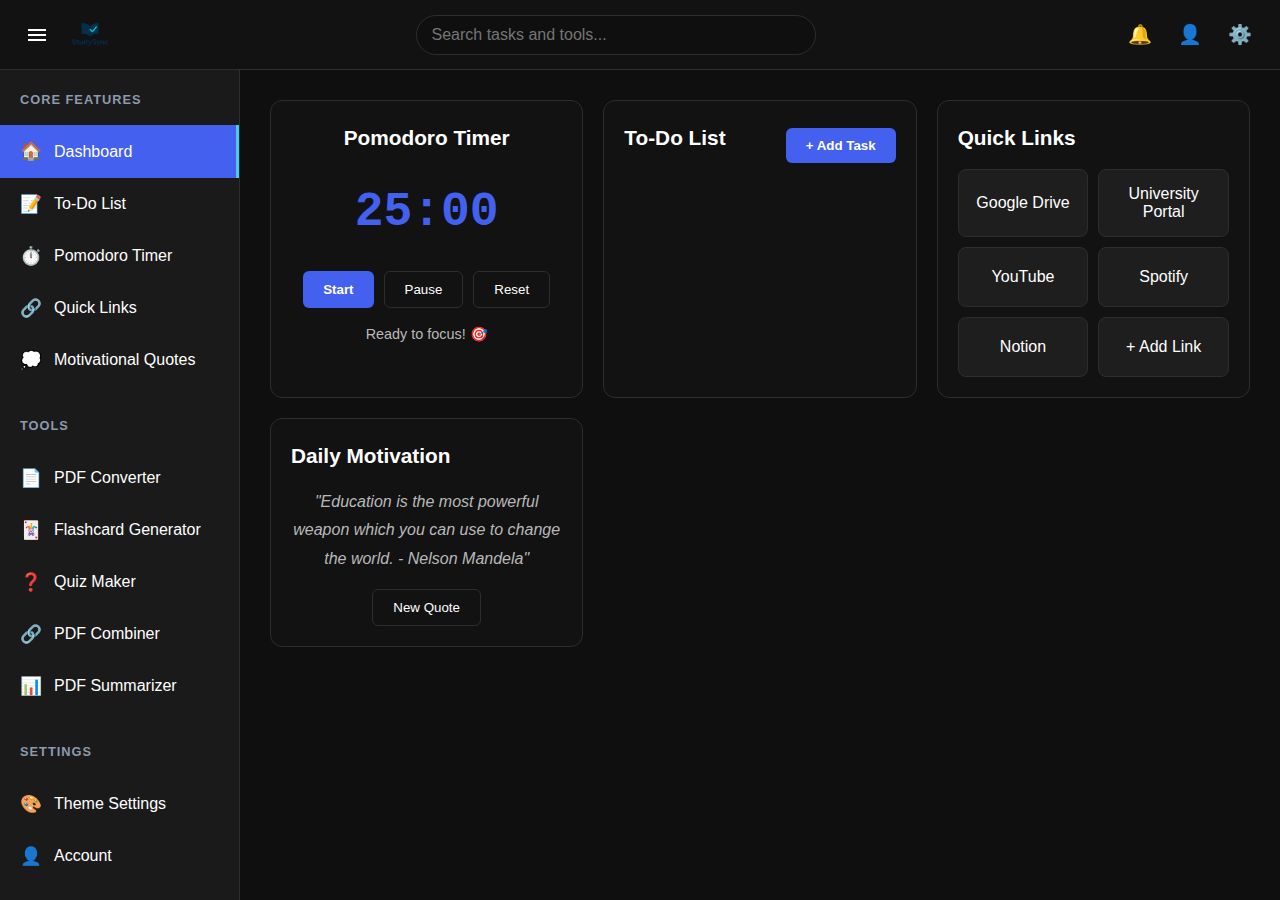
<file: java.html>
<!DOCTYPE html>
<html lang="en">
<head>
  <meta charset="UTF-8">
  <meta name="viewport" content="width=device-width, initial-scale=1.0">
  <title>StudySync — Personal Study Dashboard</title>
  <link rel="stylesheet" href="cssngjava.css">
  <script src="scriptngjava.js" defer></script>
</head>
<body>
  <!-- Top Navigation Bar -->
  <nav class="top-navbar">
    <div class="nav-left">
      <div class="sidebar-toggle" id="sidebarToggle">
        <span></span>
        <span></span>
        <span></span>
      </div>
      <div class="logo">
        <img src="logo.png" alt="StudySync logo">
      </div>  
    </div>
    
    <div class="nav-center">
      <div class="search-bar">
        <input type="text" placeholder="Search tasks and tools...">
      </div>
      <button class="search_icon_mobile" id="searchmobiletoggle">🔍</button>
    </div>
    
    <div class="nav-right">
      <button class="nav-icon" id="notificationsBtn">🔔</button>
      <button class="nav-icon" id="profileBtn">👤</button>
      <button class="nav-icon" id="settingsBtn">⚙️</button>
    </div>
  </nav>

  <!-- Collapsible Sidebar -->
  <aside class="sidebar" id="sidebar">
    <nav class="sidebar-nav">
      <!-- Core Features Section -->
      <div class="nav-section">
        <h3>CORE FEATURES</h3>
        <ul>
          <li class="nav-item active" data-section="dashboard">
            <span>🏠</span>
            <span>Dashboard</span>
          </li>
          <li class="nav-item" data-section="todo">
            <span>📝</span>
            <span>To-Do List</span>
          </li>
          <li class="nav-item" data-section="timer">
            <span>⏱️</span>
            <span>Pomodoro Timer</span>
          </li>
          <li class="nav-item" data-section="links">
            <span>🔗</span>
            <span>Quick Links</span>
          </li>
          <li class="nav-item" data-section="quotes">
            <span>💭</span>
            <span>Motivational Quotes</span>
          </li>
        </ul>
      </div>

      <!-- Tools Section -->
      <div class="nav-section">
        <h3>TOOLS</h3>
        <ul>
          <li class="nav-item" data-section="pdf-converter">
            <span>📄</span>
            <span>PDF Converter</span>
          </li>
          <li class="nav-item" data-section="flashcards">
            <span>🃏</span>
            <span>Flashcard Generator</span>
          </li>
          <li class="nav-item" data-section="quiz-maker">
            <span>❓</span>
            <span>Quiz Maker</span>
          </li>
          <li class="nav-item" data-section="pdf-combiner">
            <span>🔗</span>
            <span>PDF Combiner</span>
          </li>
          <li class="nav-item" data-section="pdf-summarizer">
            <span>📊</span>
            <span>PDF Summarizer</span>
          </li>
        </ul>
      </div>

      <!-- Settings Section -->
      <div class="nav-section">
        <h3>SETTINGS</h3>
        <ul>
          <li class="nav-item" data-section="theme">
            <span>🎨</span>
            <span>Theme Settings</span>
          </li>
          <li class="nav-item" data-section="account">
            <span>👤</span>
            <span>Account</span>
          </li>
        </ul>
      </div>
    </nav>
  </aside>

  <!-- Main Content Area -->
  <main class="main-content" id="mainContent">
    
    <!-- Dashboard Section (Default View) -->
    <section class="content-section active" id="dashboard">
      <div class="dashboard-grid">
        <!-- Timer Card -->
        <div class="card timer-card">
          <h2>Pomodoro Timer</h2>
          <div class="timer-display">
            <span id="timerMinutes">25</span>:<span id="timerSeconds">00</span>
          </div>
          <div class="timer-controls">
            <button class="btn-primary" id="startTimer">Start</button>
            <button class="btn-secondary" id="pauseTimer">Pause</button>
            <button class="btn-secondary" id="resetTimer">Reset</button>
          </div>
          <div class="timer-status">Ready to focus! 🎯</div>
        </div>

        <!-- To-Do List Card -->
        <div class="card todo-card">
          <div class="card-header">
            <h2>To-Do List</h2>
            <button class="btn-primary" id="addTaskBtn">+ Add Task</button>
          </div>
          <div class="todo-list" id="todoList">
            <!-- Tasks will be added here dynamically -->
          </div>
        </div>

        <!-- Quick Links Card -->
        <div class="card links-card">
          <h2>Quick Links</h2>
          <div class="links-grid">
            <button class="link-item">Google Drive</button>
            <button class="link-item">University Portal</button>
            <button class="link-item">YouTube</button>
            <button class="link-item">Spotify</button>
            <button class="link-item">Notion</button>
            <button class="link-item">+ Add Link</button>
          </div>
        </div>

        <!-- Motivational Quotes Card -->
        <div class="card quotes-card">
          <h2>Daily Motivation</h2>
          <div class="quote-content">
            <p id="currentQuote">"The secret of getting ahead is getting started." - Mark Twain</p>
            <button class="btn-secondary" id="newQuote">New Quote</button>
          </div>
        </div>
      </div>
    </section>

    <!-- To-Do List Section -->
    <section class="content-section" id="todo">
      <div class="section-header">
        <h1>To-Do List</h1>
        <p>Manage your tasks and assignments</p>
      </div>
      <!-- To-Do content will be loaded here -->
    </section>

    <!-- Timer Section -->
    <section class="content-section" id="timer">
      <div class="section-header">
        <h1>Pomodoro Timer</h1>
        <p>Focus on your studies with timed sessions</p>
      </div>
      <!-- Timer content will be loaded here -->
    </section>
  </main>

  <!-- Add Task Modal -->
  <div class="modal" id="addTaskModal">
    <div class="modal-content">
      <h3>Add New Task</h3>
      <form id="taskForm">
        <input type="text" id="taskTitle" placeholder="Task title" required>
        <textarea id="taskDescription" placeholder="Description (optional)"></textarea>
        <input type="datetime-local" id="taskDueDate">
        <div class="modal-actions">
          <button type="button" class="btn-secondary" id="cancelTask">Cancel</button>
          <button type="submit" class="btn-primary">Add Task</button>
        </div>
      </form>
    </div>
  </div>

</body>
</html>
</file>
<file: cssngjava.css>
:root {
  --primary-color: #4361ee;
  --secondary-color: #4cc9f0;
  --accent-color: #f72585;
  --bg-color: #0f0f10;
  --card-bg: #121212;
  --sidebar-bg: #1a1a1a;
  --text-primary: #ffffff;
  --text-secondary: #b9b9b9;
  --text-muted: #8d99ae;
  --border-color: #2d2d2d;
  --success-color: #4ade80;
  --warning-color: #f59e0b;
  --error-color: #ef4444;
  
  --sidebar-width: 240px;
  --sidebar-collapsed: 60px;
  --navbar-height: 70px;
  --border-radius: 12px;
  --transition: all 0.3s ease;
}

/* Reset & Base Styles */
* {
  margin: 0;
  padding: 0;
  box-sizing: border-box;
}

body {
  font-family: 'Inter', -apple-system, BlinkMacSystemFont, sans-serif;
  background: var(--bg-color);
  color: var(--text-primary);
  line-height: 1.6;
  overflow-x: hidden;
}

/* Navigation */
.top-navbar {
  position: fixed;
  top: 0;
  left: 0;
  right: 0;
  height: var(--navbar-height);
  background: var(--card-bg);
  display: flex;
  align-items: center;
  justify-content: space-between;
  padding: 0 20px;
  border-bottom: 1px solid var(--border-color);
  z-index: 1000;
}

.nav-left {
  display: flex;
  align-items: center;
  gap: 15px;
}

.sidebar-toggle {
  display: flex;
  flex-direction: column;
  gap: 3px;
  cursor: pointer;
  padding: 8px;
  border-radius: 6px;
  background: transparent;
  transition: var(--transition);
  z-index: 1001;
}

.sidebar-toggle:hover {
  background: var(--border-color);
}

.sidebar-toggle span {
  width: 18px;
  height: 2px;
  background: var(--text-primary);
  transition: var(--transition);
}

.logo {
  display: flex;
  align-items: center;
  height: 42px;
}

.logo img {
  height: 42px;
  width: auto;
  max-width: 150px;
  object-fit: contain;
}

.nav-center {
  flex: 1;
  max-width: 400px;
  margin: 0 20px;
  position: relative;
}

.nav-right {
  display: flex;
  gap: 10px;
}

.nav-icon {
  background: none;
  border: none;
  color: var(--text-primary);
  font-size: 1.2rem;
  padding: 8px;
  border-radius: 6px;
  cursor: pointer;
  transition: var(--transition);
}

.nav-icon:hover {
  background: var(--border-color);
}

/* Search Styles */
.search-bar {
  display: block;
}

.search-bar input {
  width: 100%;
  padding: 10px 15px;
  border-radius: 20px;
  border: 1px solid var(--border-color);
  background: var(--bg-color);
  color: var(--text-primary);
  font-size: 16px; /* Prevents zoom on iOS */
}

.search-bar input:focus {
  outline: none;
  border-color: var(--primary-color);
}

.search_icon_mobile {
  display: none;
  background: none;
  border: none;
  color: var(--text-primary);
  font-size: 1.2rem;
  padding: 8px;
  cursor: pointer;
  border-radius: 6px;
  transition: var(--transition);
}

.search_icon_mobile:hover {
  background: var(--border-color);
}

/* Search Results */
.search-results {
  scrollbar-width: thin;
  scrollbar-color: var(--border-color) var(--card-bg);
}

.search-results::-webkit-scrollbar {
  width: 6px;
}

.search-results::-webkit-scrollbar-track {
  background: var(--card-bg);
}

.search-results::-webkit-scrollbar-thumb {
  background: var(--border-color);
  border-radius: 3px;
}

.search-results::-webkit-scrollbar-thumb:hover {
  background: var(--text-muted);
}

.search-result-item:hover {
  background: rgba(255, 255, 255, 0.05);
}

.search-result-item:last-child {
  border-bottom: none;
}

/* Sidebar */
.sidebar {
  position: fixed;
  top: var(--navbar-height);
  left: 0;
  width: var(--sidebar-width);
  height: calc(100vh - var(--navbar-height));
  background: var(--sidebar-bg);
  border-right: 1px solid var(--border-color);
  transition: all 0.3s cubic-bezier(0.4, 0, 0.2, 1);
  overflow-y: auto;
  z-index: 999;
}

.sidebar.collapsed {
  width: var(--sidebar-collapsed);
}

.sidebar.collapsed .nav-section h3,
.sidebar.collapsed .nav-item span:last-child {
  display: none;
}

.sidebar.collapsed .nav-section {
  text-align: center;
}

.sidebar-nav {
  padding: 20px 0;
  align-item: center;
}

.nav-section {
  margin-bottom: 30px;
}

.nav-section h3 {
  font-size: 0.8rem;
  text-transform: uppercase;
  color: var(--text-muted);
  margin: 0 20px 15px;
  letter-spacing: 1px;
}

.nav-item {
  display: flex;
  align-items: center;
  gap: 12px;
  padding: 12px 20px;
  cursor: pointer;
  transition: var(--transition);
  color: var(--text-primary);
  text-decoration: none;
  border: none;
  background: none;
  width: 100%;
  text-align: left;
}

.nav-item:hover {
  background: rgba(255, 255, 255, 0.05);
  color: var(--text-primary);
}

.nav-item.active {
  background: var(--primary-color);
  color: white;
  border-right: 3px solid var(--secondary-color);
}
.nav-item.active:hover{
  background: #3651d4;
  color: white;
}
.nav-item span:first-child {
  font-size: 1.1rem;
  min-width: 20px;
}

/* Main Content */
.main-content {
  margin-left: var(--sidebar-width);
  margin-top: var(--navbar-height);
  padding: 30px;
  transition: margin-left 0.3s cubic-bezier(0.4, 0, 0.2, 1);
  min-height: calc(100vh - var(--navbar-height));
}

.sidebar.collapsed ~ .main-content {
  margin-left: var(--sidebar-collapsed);
}

.content-section {
  display: none;
}

.content-section.active {
  display: block;
}

.section-header {
  margin-bottom: 30px;
}

.section-header h1 {
  font-size: 2.5rem;
  margin-bottom: 10px;
  background: linear-gradient(135deg, var(--primary-color), var(--secondary-color));
  -webkit-background-clip: text;
  -webkit-text-fill-color: transparent;
}

.section-header p {
  color: var(--text-secondary);
  font-size: 1.1rem;
}

/* Dashboard & Cards */
.dashboard-grid {
  display: grid;
  grid-template-columns: repeat(auto-fit, minmax(300px, 1fr));
  gap: 20px;
  margin-bottom: 30px;
}

.card {
  background: var(--card-bg);
  border-radius: var(--border-radius);
  padding: 20px;
  border: 1px solid var(--border-color);
  transition: var(--transition);
}

.card:hover {
  border-color: var(--primary-color);
  transform: translateY(-2px);
}

.card-header {
  display: flex;
  justify-content: space-between;
  align-items: center;
  margin-bottom: 20px;
}

.card h2 {
  font-size: 1.3rem;
  margin-bottom: 15px;
  color: var(--text-primary);
}

/* Timer Card */
.timer-card {
  text-align: center;
}

.timer-display {
  font-size: 3rem;
  font-weight: bold;
  margin: 20px 0;
  color: var(--primary-color);
  font-family: 'Courier New', monospace;
}

.timer-controls {
  display: flex;
  gap: 10px;
  justify-content: center;
  margin-bottom: 15px;
}

.timer-status {
  color: var(--text-secondary);
  font-size: 0.9rem;
}

/* Buttons */
.btn-primary {
  background: var(--primary-color);
  color: white;
  border: none;
  padding: 10px 20px;
  border-radius: 6px;
  cursor: pointer;
  font-weight: 600;
  transition: var(--transition);
}

.btn-primary:hover {
  background: #3651d4;
  transform: translateY(-1px);
}

.btn-secondary {
  background: transparent;
  color: var(--text-primary);
  border: 1px solid var(--border-color);
  padding: 10px 20px;
  border-radius: 6px;
  cursor: pointer;
  transition: var(--transition);
}

.btn-secondary:hover {
  border-color: var(--text-secondary);
}

/* To-Do List */
.todo-list {
  display: flex;
  flex-direction: column;
  gap: 10px;
}

.todo-item {
  display: flex;
  align-items: center;
  gap: 10px;
  padding: 12px;
  background: rgba(255, 255, 255, 0.03);
  border-radius: 8px;
  transition: var(--transition);
}

.todo-item:hover {
  background: rgba(255, 255, 255, 0.05);
}

.todo-item.completed .task-text {
  text-decoration: line-through;
  color: var(--text-muted);
}

.task-checkbox {
  width: 18px;
  height: 18px;
  border-radius: 4px;
  border: 2px solid var(--text-secondary);
  cursor: pointer;
  display: flex;
  align-items: center;
  justify-content: center;
  transition: var(--transition);
}

.task-checkbox.checked {
  background: var(--success-color);
  border-color: var(--success-color);
}

.task-checkbox.checked::after {
  content: '✓';
  color: white;
  font-size: 12px;
}

.task-content {
  flex: 1;
}

.task-text {
  font-weight: 500;
}

.task-due {
  font-size: 0.8rem;
  color: var(--text-muted);
  margin-top: 2px;
}

/* Empty state for todo list */
.empty-state {
  color: var(--text-muted);
  text-align: center;
  padding: 20px;
  font-style: italic;
}

/* Quick Links */
.links-grid {
  display: grid;
  grid-template-columns: repeat(auto-fit, minmax(120px, 1fr));
  gap: 10px;
}

/* Quick Links - Make sure anchor tags look like buttons */
.link-item {
    background: rgba(255, 255, 255, 0.05);
    border: 1px solid var(--border-color);
    padding: 15px 10px;
    border-radius: 8px;
    cursor: pointer;
    transition: var(--transition);
    text-align: center;
    color: var(--text-primary);
    text-decoration: none; /* Remove underline from links */
    display: flex;
    align-items: center;
    justify-content: center;
    font-family: inherit; /* Use same font as buttons */
    font-size: inherit; /* Use same font size as buttons */
    min-height: 60px; /* Ensure consistent height */
}

.link-item:hover {
    border-color: var(--primary-color);
    transform: translateY(-1px);
    text-decoration: none; /* No underline on hover */
    color: var(--text-primary); /* Same color on hover */
}

/* Specific style for the actual button (Add Link) */
button.link-item {
    /* You can add specific button styles here if needed */
    background: rgba(255, 255, 255, 0.05);
    border: 1px solid var(--border-color);
    /* These ensure button styling is consistent */
    font-family: inherit;
    font-size: inherit;
}

button.link-item:hover {
    border-color: var(--primary-color);
}

/* Quotes */
.quote-content {
  text-align: center;
}

.quote-content p {
  font-style: italic;
  margin-bottom: 15px;
  line-height: 1.8;
  color: var(--text-secondary);
}

/* Modal */
.modal {
  display: none;
  position: fixed;
  top: 0;
  left: 0;
  width: 100%;
  height: 100%;
  background: rgba(0, 0, 0, 0.8);
  z-index: 2000;
  align-items: center;
  justify-content: center;
  backdrop-filter: blur(2px);
}

.modal.active {
  display: flex;
}

.modal-content {
  background: var(--card-bg);
  border-radius: var(--border-radius);
  padding: 30px;
  width: 90%;
  max-width: 500px;
  border: 1px solid var(--border-color);
  animation: fadeIn 0.3s ease;
}

.modal-header {
  display: flex;
  justify-content: space-between;
  align-items: center;
  margin-bottom: 20px;
}

.close-modal {
  background: none;
  border: none;
  font-size: 1.5rem;
  color: var(--text-muted);
  cursor: pointer;
  padding: 5px;
  border-radius: 4px;
  transition: var(--transition);
}

.close-modal:hover {
  color: var(--text-primary);
  background: rgba(255, 255, 255, 0.05);
}

@keyframes fadeIn {
  from {
    opacity: 0;
    transform: scale(0.95);
  }
  to {
    opacity: 1;
    transform: scale(1);
  }
}

.modal-content h3 {
  margin-bottom: 20px;
  color: var(--text-primary);
}

.modal-content input,
.modal-content textarea {
  width: 100%;
  padding: 12px;
  margin-bottom: 15px;
  border: 1px solid var(--border-color);
  border-radius: 6px;
  background: var(--bg-color);
  color: var(--text-primary);
  font-family: inherit;
}

.modal-content input:focus,
.modal-content textarea:focus {
  outline: none;
  border-color: var(--primary-color);
}

.modal-actions {
  display: flex;
  gap: 10px;
  justify-content: flex-end;
  margin-top: 20px;
}

/* Focus styles for accessibility */
button:focus,
input:focus,
textarea:focus {
  outline: 2px solid var(--primary-color);
  outline-offset: 2px;
}

/* Full view sections */
.todo-full-view,
.timer-full-view,
.links-full-view,
.quotes-full-view {
  background: var(--card-bg);
  border-radius: var(--border-radius);
  padding: 30px;
  border: 1px solid var(--border-color);
}

.todo-actions {
  display: flex;
  justify-content: space-between;
  align-items: center;
  margin-bottom: 20px;
}

.todo-filters {
  display: flex;
  gap: 10px;
}

.filter-btn {
  padding: 8px 16px;
  border-radius: 6px;
  border: 1px solid var(--border-color);
  background: transparent;
  color: var(--text-primary);
  cursor: pointer;
  transition: var(--transition);
}

.filter-btn.active {
  background: var(--primary-color);
  border-color: var(--primary-color);
}

.timer-display-full {
  font-size: 5rem;
  font-weight: bold;
  text-align: center;
  margin: 30px 0;
  color: var(--primary-color);
  font-family: 'Courier New', monospace;
}

.timer-controls-full {
  display: flex;
  gap: 15px;
  justify-content: center;
  margin-bottom: 30px;
}

.timer-settings {
  display: flex;
  flex-direction: column;
  gap: 15px;
  max-width: 300px;
  margin: 0 auto 20px;
}

.timer-settings label {
  color: var(--text-secondary);
}

.timer-settings input {
  padding: 10px;
  border-radius: 6px;
  border: 1px solid var(--border-color);
  background: var(--bg-color);
  color: var(--text-primary);
}

.timer-status-full {
  text-align: center;
  color: var(--text-secondary);
  font-size: 1.1rem;
}

.links-grid-full {
  display: grid;
  grid-template-columns: repeat(auto-fill, minmax(150px, 1fr));
  gap: 15px;
  margin-top: 20px;
}

.quote-display-full {
  text-align: center;
  margin-bottom: 30px;
  padding: 30px;
  background: rgba(255, 255, 255, 0.03);
  border-radius: var(--border-radius);
}

.quote-display-full p {
  font-size: 1.5rem;
  font-style: italic;
  line-height: 1.6;
  color: var(--text-secondary);
}

.quote-actions {
  display: flex;
  gap: 15px;
  justify-content: center;
  margin-bottom: 30px;
}

.saved-quotes {
  margin-top: 30px;
}

.saved-quotes h3 {
  margin-bottom: 15px;
  color: var(--text-primary);
}

#savedQuotesList {
  display: flex;
  flex-direction: column;
  gap: 10px;
}

.saved-quote-item {
  padding: 15px;
  background: rgba(255, 255, 255, 0.03);
  border-radius: 8px;
  border-left: 3px solid var(--primary-color);
}

/* Overlays & Backdrops */
.sidebar-overlay,
.search-backdrop {
  position: fixed;
  top: 0;
  left: 0;
  width: 100%;
  height: 100%;
  background: rgba(0, 0, 0, 0.5);
  z-index: 998;
  display: none;
}

.search-backdrop {
  background: rgba(0, 0, 0, 0.7);
  z-index: 1000;
}

/* Scrollbar */
::-webkit-scrollbar {
  width: 8px;
}

::-webkit-scrollbar-track {
  background: var(--bg-color);
}

::-webkit-scrollbar-thumb {
  background: var(--border-color);
  border-radius: 4px;
}

::-webkit-scrollbar-thumb:hover {
  background: var(--text-muted);
}

/* Animations */
@keyframes slideDown {
  from {
    opacity: 0;
    transform: translateY(-20px);
  }
  to {
    opacity: 1;
    transform: translateY(0);
  }
}

/* Mobile Styles */
@media (max-width: 768px) {
  .sidebar {
    transform: translateX(-100%);
    width: 280px;
    transition: transform 0.3s ease;
  }
  
  .sidebar.active,
  .sidebar.collapsed.active {
    transform: translateX(0);
  }
  
  .main-content {
    margin-left: 0;
    padding: 20px;
    width: 100%;
  }
  
  .nav-left {
    gap: 10px;
  }
  
  .nav-center {
    display: flex;
    justify-content: flex-end;
    flex: 1;
    margin: 0 10px;
  }
  
  .search-bar {
    display: none;
    position: fixed;
    top: var(--navbar-height);
    left: 0;
    right: 0;
    background: var(--card-bg);
    padding: 20px 15px;
    border-bottom: 1px solid var(--border-color);
    z-index: 1001;
    box-shadow: 0 4px 12px rgba(0, 0, 0, 0.3);
  }
  
  .search-bar.active {
    display: block;
    animation: slideDown 0.3s ease;
  }
  
  .search-bar input {
    padding: 15px 20px;
    border-radius: 25px;
    border: 2px solid var(--primary-color);
  }
  
  .search_icon_mobile {
    display: flex;
    align-items: center;
    justify-content: center;
    font-size: 1.3rem;
    padding: 10px;
    z-index: 1002;
  }
  
  .search-results {
    position: fixed;
    top: calc(var(--navbar-height) + 80px);
    left: 10px;
    right: 10px;
    max-height: 60vh;
    border-radius: 12px;
    border: 1px solid var(--border-color);
    box-shadow: 0 8px 24px rgba(0, 0, 0, 0.4);
  }
  
  .search-result-item {
    padding: 16px 20px;
    font-size: 16px;
  }
  
  .search-result-item div:first-child {
    font-size: 18px;
    margin-bottom: 8px;
  }
  
  .search-result-item div:last-child {
    font-size: 14px;
  }
  
  .nav-right {
    gap: 5px;
  }
  
  .nav-icon {
    padding: 6px;
    font-size: 1.1rem;
  }
  
  .dashboard-grid {
    grid-template-columns: 1fr;
  }
  
  .timer-display {
    font-size: 2.5rem;
  }
  
  .timer-display-full {
    font-size: 3.5rem;
  }
  
  .todo-actions {
    flex-direction: column;
    gap: 15px;
    align-items: flex-start;
  }
  
  .quote-display-full p {
    font-size: 1.2rem;
  }
}

/* Desktop Styles */
@media (min-width: 769px) {
  .sidebar.collapsed {
    width: var(--sidebar-collapsed);
  }
  
  .sidebar.collapsed ~ .main-content {
    margin-left: var(--sidebar-collapsed);
  }
  
  .sidebar:not(.collapsed) ~ .main-content {
    margin-left: var(--sidebar-width);
  }

}
</file>
